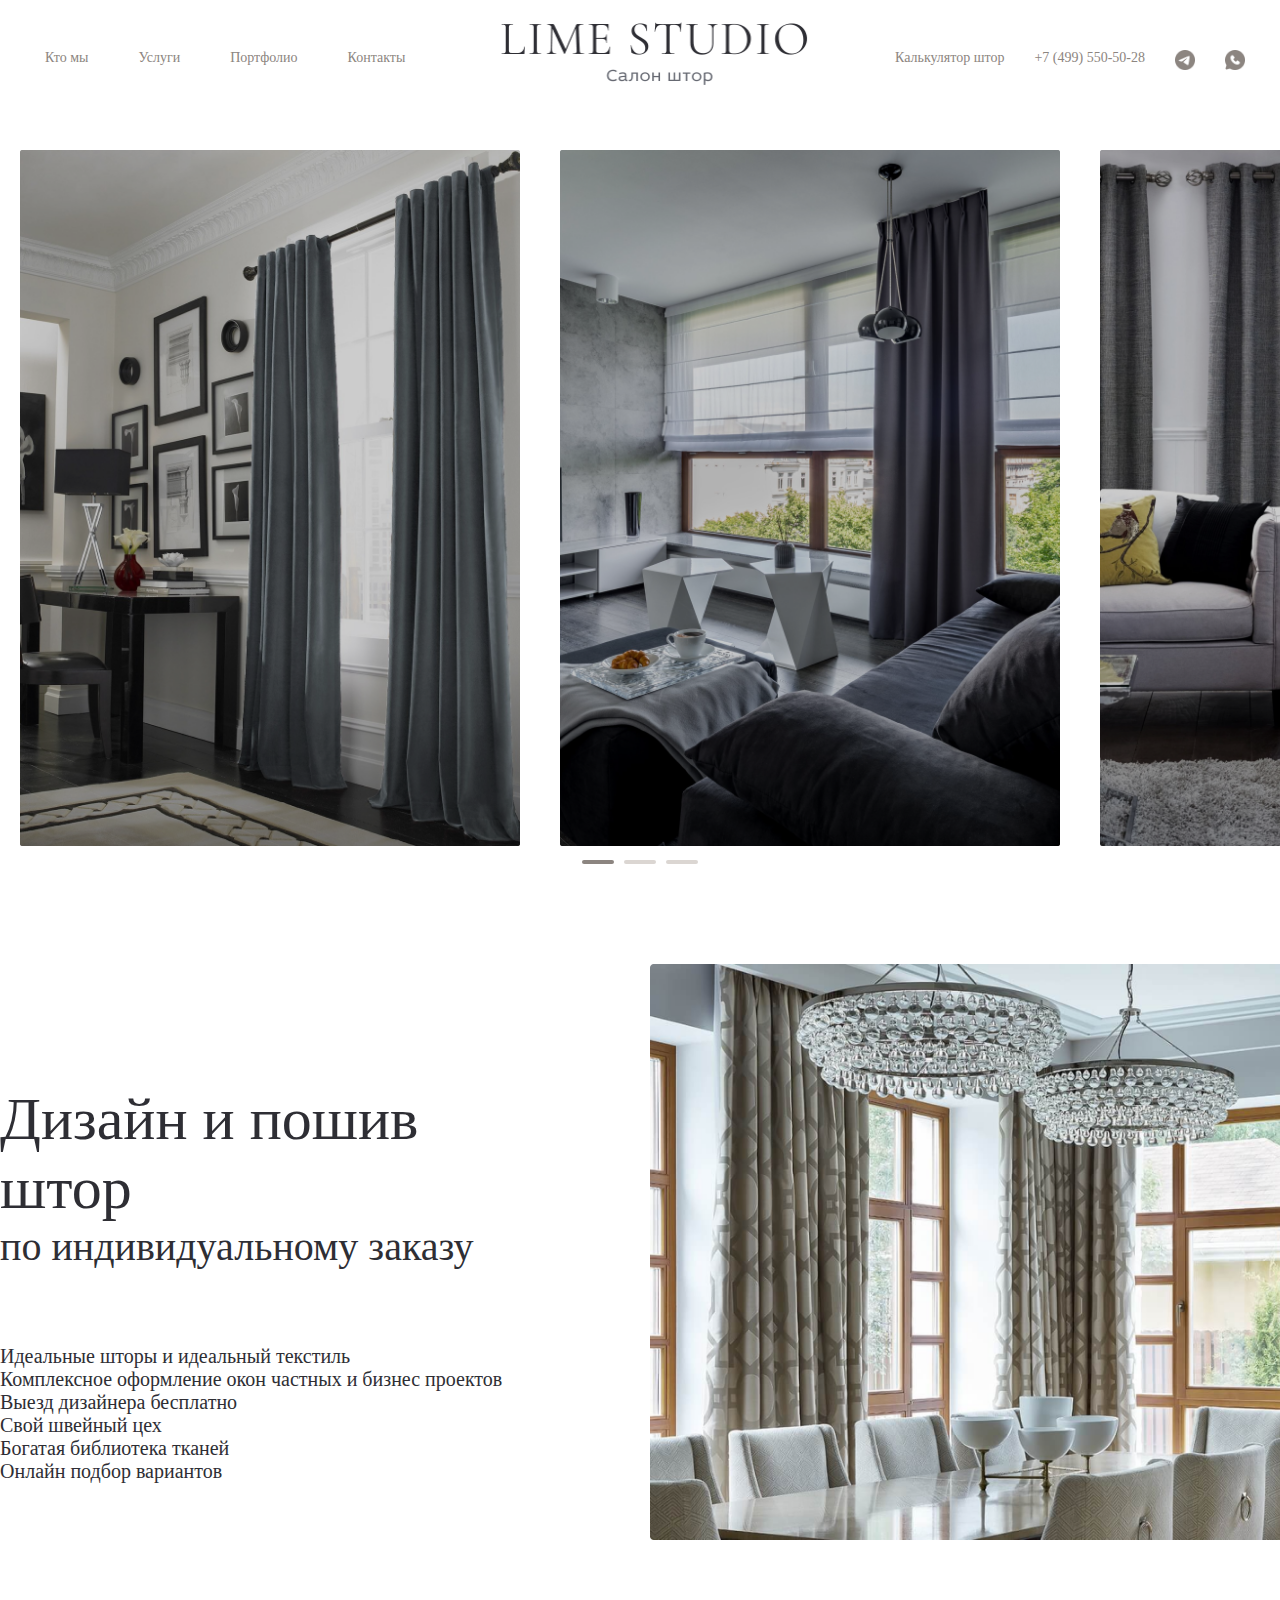
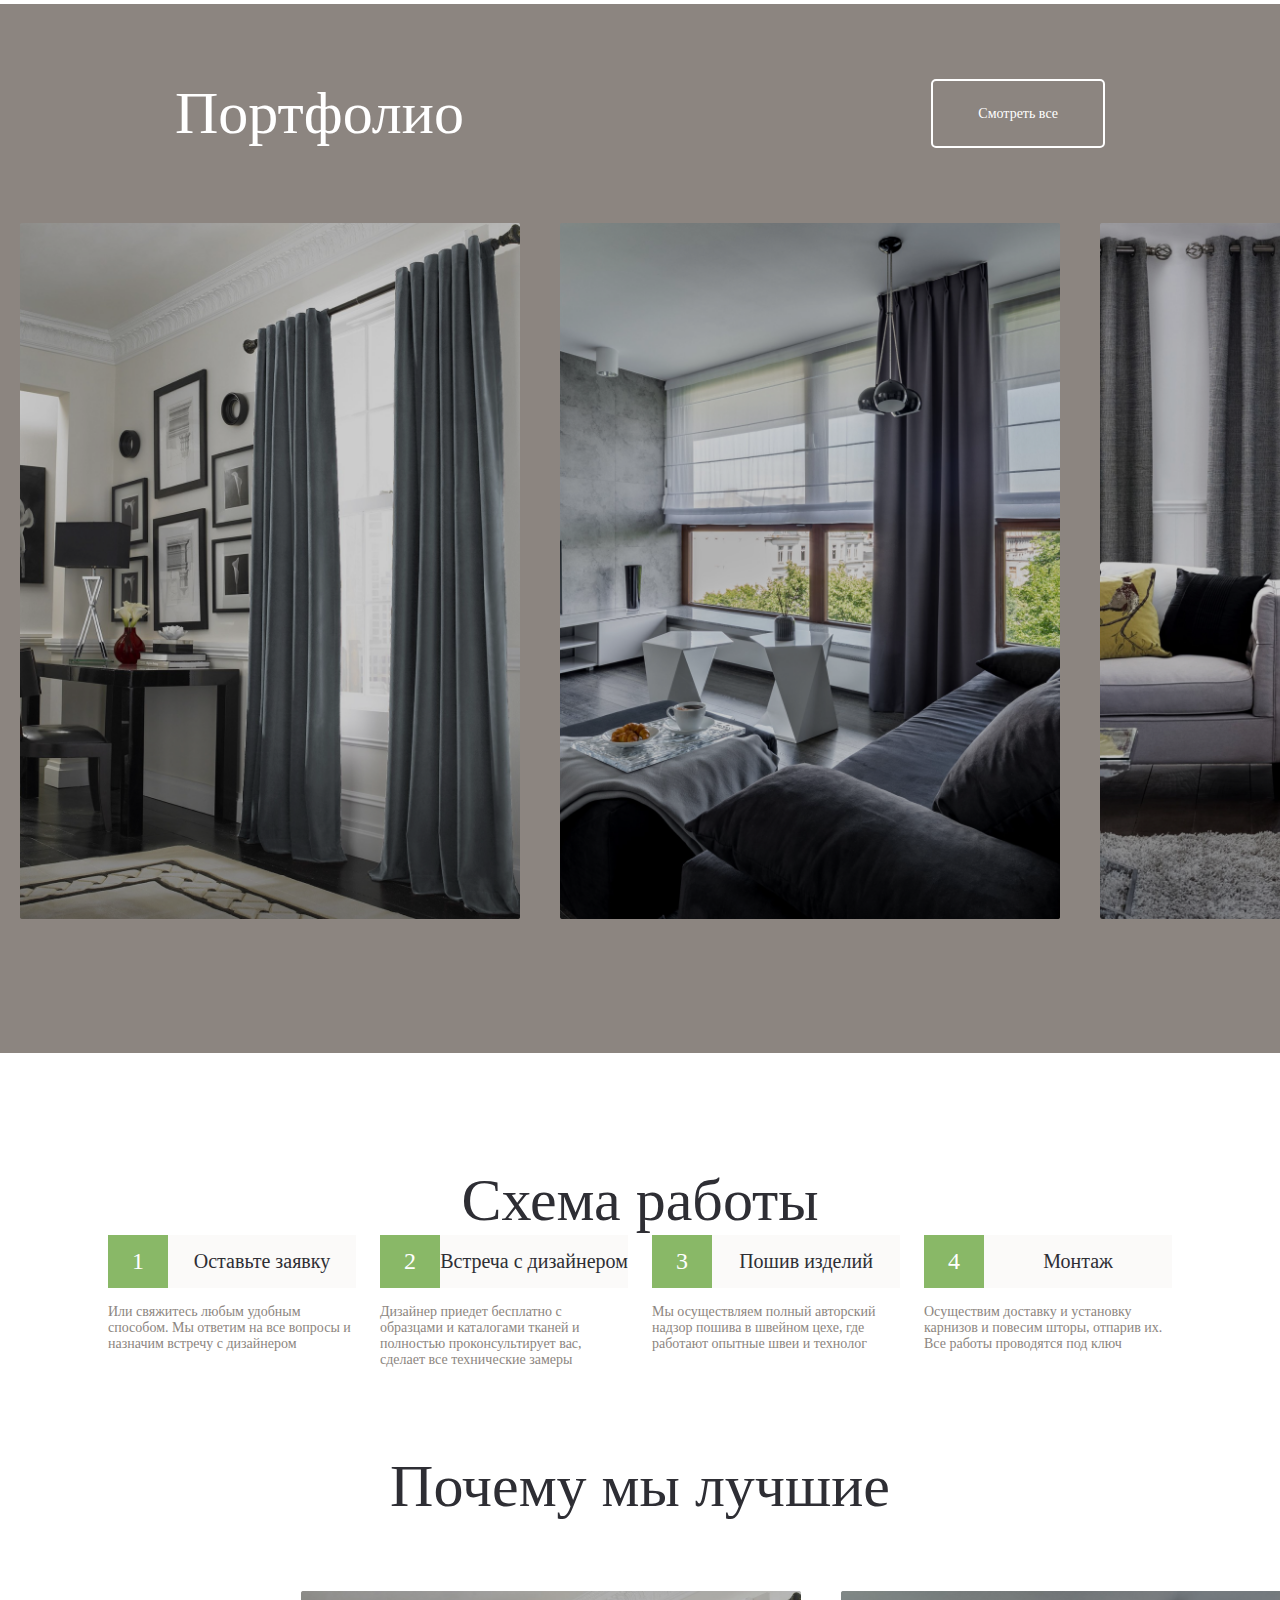
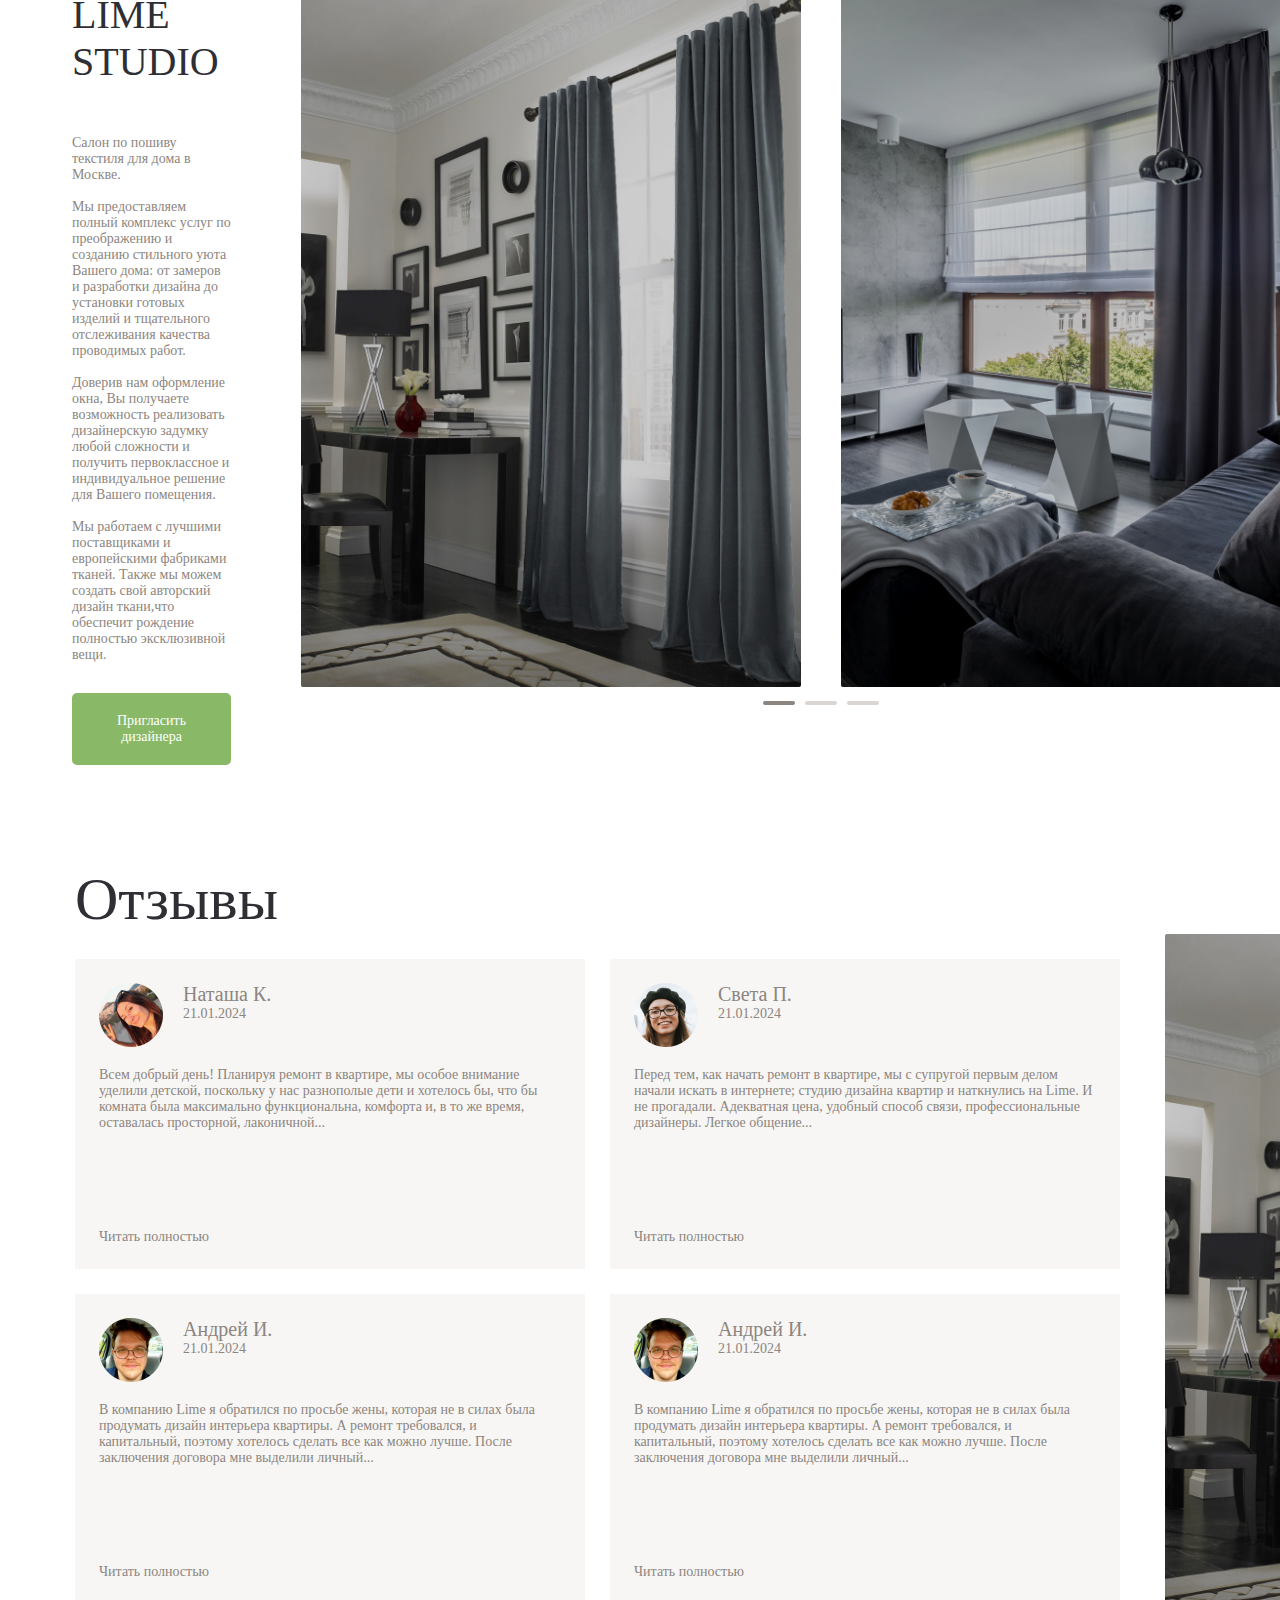
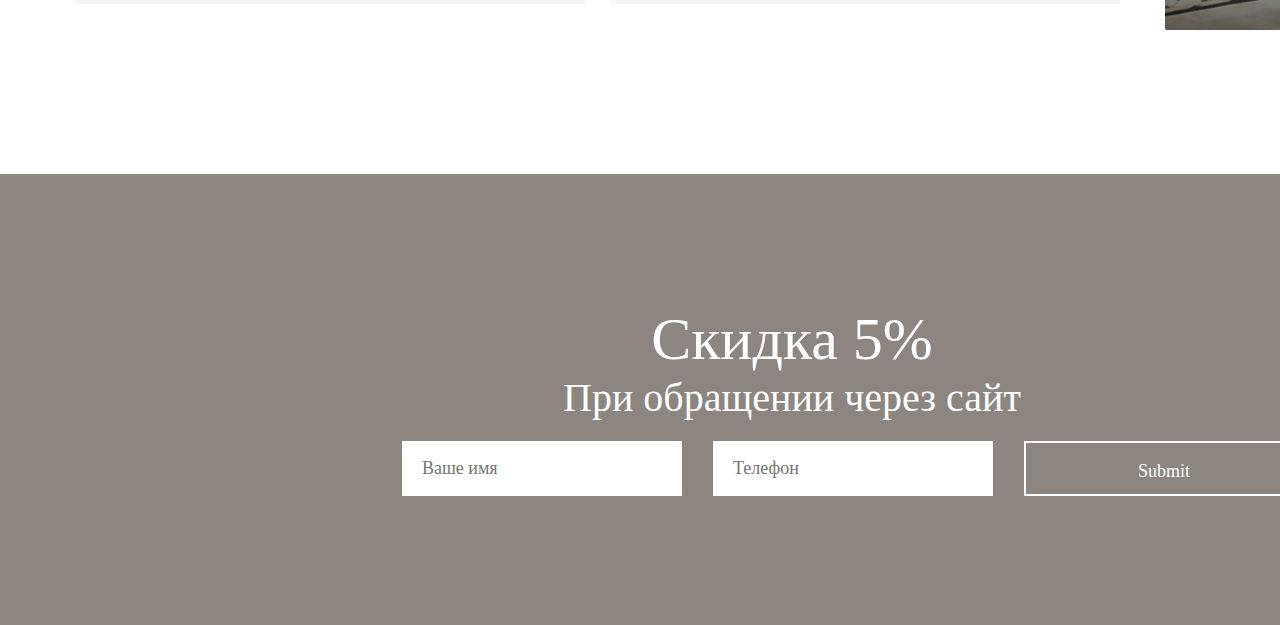
<file: index.html>
<!DOCTYPE html>
<html lang="ru">
<head>
    <meta charset="UTF-8">
    <link rel="stylesheet" type="text/css" href="css/main.css">
    <link rel="stylesheet" type="text/css" href="css/index.css">
    <title>Title</title>
</head>
<body>
<header>
    <div class="header-container row">
        <div class="header-links left">
            <ul class="row">
                <li class="header-link-item"><a href="#">Кто мы</a></li>
                <li class="header-link-item"><a href="#">Услуги</a></li>
                <li class="header-link-item"><a href="#">Портфолио</a></li>
                <li class="header-link-item"><a href="#">Контакты</a></li>
            </ul>
        </div>
        <div class="header-logo center"><img src="img/logo.png" alt="Logo"></div>
        <div class="header-contact right">
            <ul class="row">
                <li class="header-link-item"><a href="#">Калькулятор штор</a></li>
                <li class="header-link-item"><span>+7 (499) 550-50-28</span></li>
                <li class="header-link-item"><a href="#"><img src="img/messenger/telegram.png" alt="telegram"></a></li>
                <li class="header-link-item"><a href="#"><img src="img/messenger/whatsapp.png" alt="whatsapp"></a></li>
            </ul>
        </div>
    </div>
</header>
<main>
    <div class="header-slide-section">
        <div class="slide">
            <ul class="row center max-content">
                <li class="slide-img"><img src="img/slide/img1.png" alt="slide img"></li>
                <li class="slide-img"><img src="img/slide/img2.png" alt="slide img"></li>
                <li class="slide-img"><img src="img/slide/img3.png" alt="slide img"></li>
            </ul>
            <div class="slide-control row center max-content">
                <button class="slide-item active-slide-item"></button>
                <button class="slide-item"></button>
                <button class="slide-item"></button>
            </div>
        </div>
    </div>
    <div class="service-section center max-content">
        <div class="row">
            <div class="service-info center-v">
                <h2 class="title">
                    Дизайн и пошив штор
                </h2>
                <h3 class="sub-title">по индивидуальному заказу</h3>
                <ul class="service-list">
                    <li class="service-item">Идеальные шторы и идеальный текстиль</li>
                    <li class="service-item">Комплексное оформление окон частных и бизнес проектов</li>
                    <li class="service-item">Выезд дизайнера бесплатно</li>
                    <li class="service-item">Свой швейный цех</li>
                    <li class="service-item">Богатая библиотека тканей</li>
                    <li class="service-item">Онлайн подбор вариантов</li>
                </ul>
            </div>
            <div class="service-image">
                <img src="img/service.png" alt="service image">
            </div>
        </div>
    </div>
    <div class="portfolio-section dark">
        <div class="portfolio-text row">
            <h2 class="title left">Портфолио</h2>
            <button class="button right">Смотреть все</button>
        </div>
        <div class="portfolio-slide">
            <ul class="row center max-content">
                <li class="slide-img"><img src="img/slide/img1.png" alt="slide img"></li>
                <li class="slide-img"><img src="img/slide/img2.png" alt="slide img"></li>
                <li class="slide-img"><img src="img/slide/img3.png" alt="slide img"></li>
            </ul>
        </div>
    </div>
    <div class="scheme-work-section center">
        <h2 class="title center max-content">Схема работы</h2>
        <ul class="row">
            <li class="work-item">
                <div class="work-step row">
                    <div class="work-step-number">1</div>
                    <h3 class="work-step-title center center-v">Оставьте заявку</h3>
                </div>
                <div class="work-text">
                    Или свяжитесь любым удобным способом. Мы ответим на все вопросы и назначим встречу с дизайнером
                </div>
            </li>
            <li class="work-item">
                <div class="work-step row">
                    <div class="work-step-number">2</div>
                    <h3 class="work-step-title center center-v">Встреча с дизайнером</h3>
                </div>
                <div class="work-text">
                    Дизайнер приедет бесплатно с образцами и каталогами тканей и полностью проконсультирует вас, сделает все технические замеры
                </div>
            </li>
            <li class="work-item">
                <div class="work-step row">
                    <div class="work-step-number">3</div>
                    <h3 class="work-step-title center center-v">Пошив изделий</h3>
                </div>
                <div class="work-text">
                    Мы осуществляем полный авторский надзор пошива в швейном цехе, где работают опытные швеи и технолог
                </div>
            </li>
            <li class="work-item">
                <div class="work-step row">
                    <div class="work-step-number">4</div>
                    <h3 class="work-step-title center center-v">Монтаж</h3>
                </div>
                <div class="work-text">
                    Осуществим доставку и установку карнизов и повесим шторы, отпарив их. Все работы проводятся под ключ
                </div>
            </li>
        </ul>
    </div>
    <div class="advantages-section">
        <h2 class="title center max-content">Почему мы лучшие</h2>
        <div class="row">
            <div class="advantages-text center-v">
                <h2 class="sub-title">LIME STUDIO</h2>
                <p>Cалон по пошиву текстиля для дома в Москве.<br><br>
                    Мы предоставляем полный комплекс услуг по преображению и созданию стильного уюта Вашего дома: от замеров и разработки дизайна до установки готовых изделий и тщательного отслеживания качества проводимых работ.<br><br>
                    Доверив нам оформление окна, Вы получаете возможность реализовать дизайнерскую задумку любой сложности и получить первоклассное и индивидуальное решение для Вашего помещения.<br><br>
                    Мы работаем с лучшими поставщиками и европейскими фабриками тканей. Также мы можем создать свой авторский дизайн ткани,что обеспечит рождение полностью эксклюзивной<br>
                    вещи.
                </p>
                <button class="green-button">Пригласить дизайнера</button>
            </div>
            <div class="advantages-image">
                <ul class="row center max-content">
                    <li class="slide-img"><img src="img/slide/img1.png" alt="slide img"></li>
                    <li class="slide-img"><img src="img/slide/img2.png" alt="slide img"></li>
                </ul>
                <div class="slide-control row center max-content">
                    <button class="slide-item active-slide-item"></button>
                    <button class="slide-item"></button>
                    <button class="slide-item"></button>
                </div>
            </div>
        </div>
    </div>
    <div class="review-section center">
        <h2 class="title">Отзывы</h2>
        <div class="review-contain row">
            <div class="review-list row">
                <div class="review-column">
                    <div class="review">
                        <div class="review-profile row">
                            <div class="review-profile-img"><img src="img/review/img1.png" alt="profile"></div>
                            <div class="review-profile-data">
                                <div class="review-profile-name">Наташа К.</div>
                                <div class="review-date">21.01.2024</div>
                            </div>
                        </div>
                        <div class="review-text">
                            Всем добрый день! Планируя ремонт в квартире, мы особое внимание уделили детской,
                            поскольку у нас разнополые дети и хотелось бы, что бы комната была максимально функциональна,
                            комфорта и, в то же время, оставалась просторной, лаконичной...
                        </div>
                        <button class="all-review">Читать полностью</button>
                    </div>
                    <div class="review">
                        <div class="review-profile row">
                            <div class="review-profile-img"><img src="img/review/img2.png" alt="profile"></div>
                            <div class="review-profile-data">
                                <div class="review-profile-name">Андрей И.</div>
                                <div class="review-date">21.01.2024</div>
                            </div>
                        </div>
                        <div class="review-text">
                            В компанию Lime я обратился по просьбе жены, которая не в силах была продумать дизайн
                            интерьера квартиры. А ремонт требовался, и капитальный, поэтому хотелось сделать все как
                            можно лучше. После заключения договора мне выделили личный...
                        </div>
                        <button class="all-review">Читать полностью</button>
                    </div>
                </div>
                <div class="review-column">
                    <div class="review">
                        <div class="review-profile row">
                            <div class="review-profile-img"><img src="img/review/img3.png" alt="profile"></div>
                            <div class="review-profile-data">
                                <div class="review-profile-name">Света П.</div>
                                <div class="review-date">21.01.2024</div>
                            </div>
                        </div>
                        <div class="review-text">
                            Перед тем, как начать ремонт в квартире, мы с супругой первым делом начали искать в
                            интернете; студию дизайна квартир и наткнулись на Lime. И не прогадали. Адекватная цена,
                            удобный способ связи, профессиональные дизайнеры. Легкое общение...
                        </div>
                        <button class="all-review">Читать полностью</button>
                    </div>
                    <div class="review">
                        <div class="review-profile row">
                            <div class="review-profile-img"><img src="img/review/img2.png" alt="profile"></div>
                            <div class="review-profile-data">
                                <div class="review-profile-name">Андрей И.</div>
                                <div class="review-date">21.01.2024</div>
                            </div>
                        </div>
                        <div class="review-text">
                            В компанию Lime я обратился по просьбе жены, которая не в силах была продумать дизайн
                            интерьера квартиры. А ремонт требовался, и капитальный, поэтому хотелось сделать все как
                            можно лучше. После заключения договора мне выделили личный...
                        </div>
                        <button class="all-review">Читать полностью</button>
                    </div>
                </div>
                <div class="review-column"></div>
            </div>
            <div class="review-img right">
                <ul class="row center max-content">
                    <li class="slide-img"><img src="img/slide/img1.png" alt="slide img"></li>
                </ul>
                <div class="slide-control row center max-content">
                    <button class="slide-item active-slide-item"></button>
                    <button class="slide-item"></button>
                    <button class="slide-item"></button>
                </div>
            </div>
        </div>
    </div>
    <div class="contact-section center max-content dark">
        <div class="contact-container center center-v">
            <div class="contact-title center max-content">
                <h2 class="title center max-content">Скидка 5%</h2>
                <h3 class="sub-title center max-content">При обращении через сайт</h3>
            </div>
            <div class="contact-form max-content">
                <form class="center row max-content" method="#">
                    <input class="contact-name" type="text" placeholder="Ваше имя">
                    <input class="contact-phone-number" type="tel" placeholder="Телефон">
                    <input class="contact-submit-button button" type="submit">
                </form>
            </div>
        </div>
    </div>
</main>
</body>
</html>
</file>
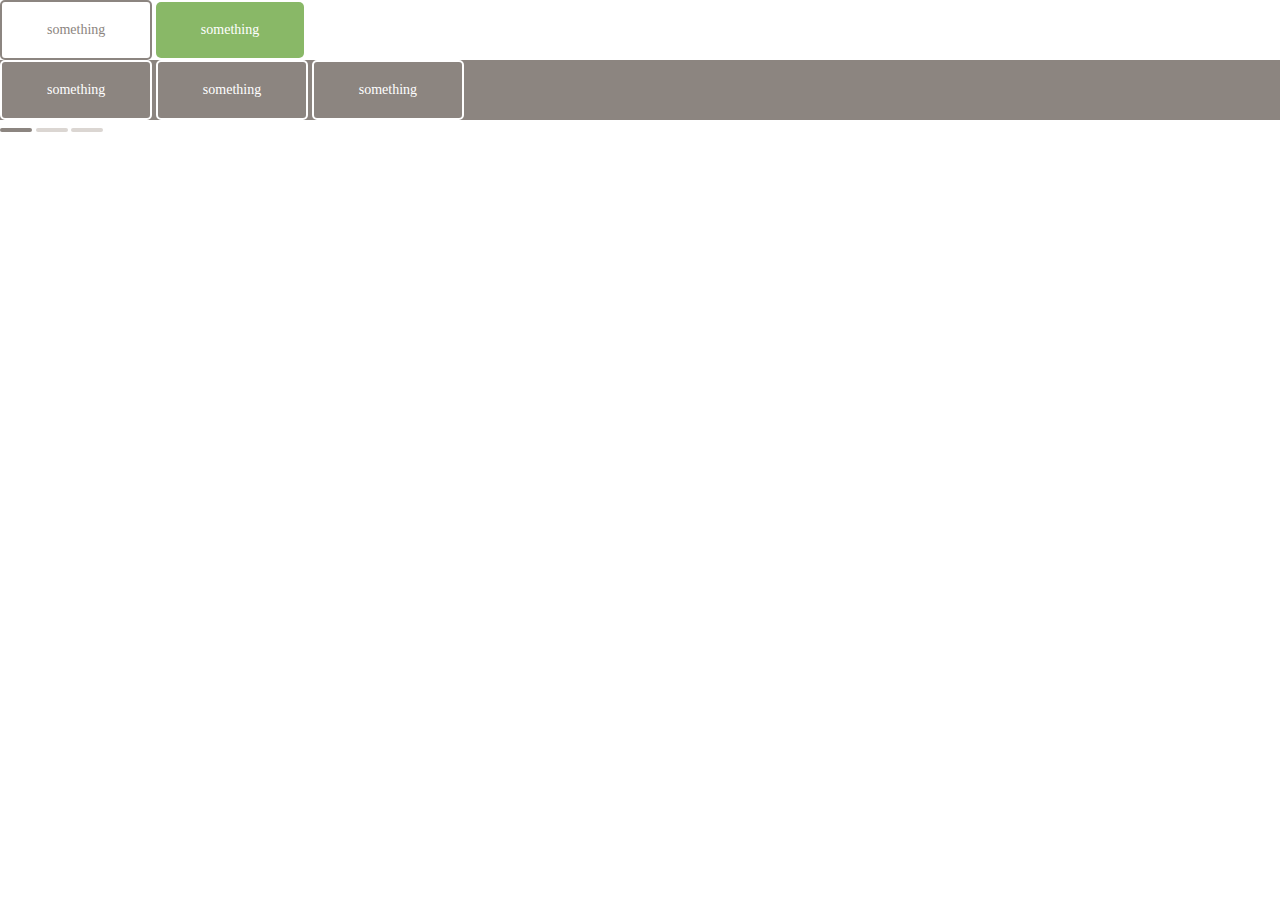
<file: elements.html>
<!DOCTYPE html>
<html lang="ru">
<header>
    <meta charset="UTF-8">
    <meta name="viewport" content="width=device-width, initial-scale=1">
    <link rel="stylesheet" type="text/css" href="css/main.css">
    <title>Lime Studio</title>
</header>
<body>
<button class="button">something</button>
<button class="green-button">something</button>
<div class="dark">
    <button class="button">something</button>
    <button class="button">something</button>
    <button class="button">something</button>
</div>
<button class="slide-item active-slide-item"></button>
<button class="slide-item"></button>
<button class="slide-item"></button>
</body>
</html>
</file>
<file: css/main.css>
*, *::before,*::after {
    box-sizing: border-box;
}

* {
    margin: 0;
    padding: 0;
    border: 0 solid transparent;
    font-family: Montserrat, serif;
    font-size: 14px;
    color: #8C8580;
}

html {
    -webkit-text-size-adjust: 100%;
}

.body {
    min-height: 100vh;
    line-height: 1;
    text-rendering: optimizeSpeed;
}

img,
svg,
video,
canvas,
audio,
iframe,
embed,
object {
    display: block;
    max-width: 100%;
}

input,
button,
textarea,
select {
    font: inherit;
    line-height: inherit;
    color: inherit;
}

table {
    border-collapse: collapse;
    border-spacing: 0;
}

button, [role="button"] {
    cursor: pointer;
    background-color: transparent;
    -webkit-tap-highlight-color: transparent;
    &:focus {
        outline: 0;
    }
}

a {
    cursor: pointer;
    color: inherit;
    text-decoration: inherit;
    -webkit-tap-highlight-color: transparent;
}

h1,
h2,
h3,
h4,
h5,
h6 {
    font-size: inherit;
    font-weight: inherit;
}

ol, ul {
    list-style: none;
}

[type=date],
[type=datetime],
[type=datetime-local],
[type=email],
[type=month],
[type=number],
[type=password],
[type=search],
[type=tel],
[type=text],
[type=time],
[type=url],
[type=week],
textarea,
select {
    -webkit-appearance: none;
    -moz-appearance: none;
    appearance: none;
    width: 100%;
    &:focus {
        outline: 0;
    }
}

::-moz-placeholder {
    opacity: 1;
}

textarea {vertical-align: top;overflow: auto;
}

[type='checkbox'],
[type='radio'] {
    -webkit-appearance: none;
    -moz-appearance: none;
    appearance: none;
    &:focus {
        outline: 0
    }
}

@media (prefers-reduced-motion: reduce) {
    html:focus-within {
        scroll-behavior: auto;
    }

    *,
    *::before,
    *::after {
        animation-duration: 0.01ms !important;
        animation-iteration-count: 1 !important;
        transition-duration: 0.01ms !important;
        scroll-behavior: auto !important;
    }
}

main{
    height: 100%;
    width: 100%;
}

button{
    padding: 20px 45px;
    border-radius: 5px;
}

.button{
    color: #8C8580;
    border: 2px solid #8C8580;
}

.button:hover{
    color: white;
    background-color: #8C8580;
}

.green-button{
    background-color: #89B867;
    color: white;
}

.green-button:hover{
    background-color: #75A652;
}

.dark{
    background-color: #8C8580;
}

.dark .button{
    border-color: white;
    color: white;
}

.dark .button:hover{
    background-color: white;
    color: #8C8580;
}

.slide-item{
    background: #A6998E66;
    width: 32px;
    height: 4px;
    padding: 0;
}

.active-slide-item{
    background: #8C8580;
}

.row{
    display: flex;
}

.left{
    margin-right: auto;
    margin-left: 0;
}

.right{
    margin-right: 0;
    margin-left: auto;
}

.top{
    margin-top: 0;
    margin-bottom: auto;
}

.bottom{
    margin-top: auto;
    margin-bottom: 0;
}

.center{
    margin-left: auto;
    margin-right: auto;
}

.center-v{
    margin-top: auto;
    margin-bottom: auto;
}

.max-content{
    width: max-content;
    height: max-content;
}

.title{
    font-size: 60px;
    color: #2E2E34;
}

.sub-title{
    font-size: 40px;
    color: #2E2E34;
}
</file>
<file: css/index.css>
.header-container{
    width: 100%;
    padding: 10px 20px;
}

.header-link-item{
    margin: 40px 25px;
}

.header-logo{
    width: 310px;
    height: 75px;
}

.header-link-item img{
    width: 20px;
    height: 20px;
}

.header-contact .header-link-item{
    margin: 40px 15px;
}

.slide{
    width: 100%;
    margin: 30px 0;
}

.slide-img{
    width: 500px;
    height: 700px;
    margin: 0 20px;
}

.slide-control{
    margin-top: 10px;
}

.slide-control button{
    margin: 0 5px;
}

.service-section{
    margin-top: 100px;
}

.service-info{
    margin-right: 10%;
}

.service-info .sub-title{
    margin-bottom: 75px;
}

.service-list{
    color: #2E2E34;
    list-style: disc;
}

.service-item{
    color: #2E2E34;
    font-size: 20px;
}

.service-image{
    width: 850px;
    height: 640px;
}

.portfolio-section{
    padding-bottom: 130px;
}

.portfolio-text{
    padding: 75px 175px;
}

.portfolio-text .title{
    color: white;
}

.scheme-work-section{
    margin-top: 113px;
    width: 85%;
}

.scheme-work .title{
    margin-bottom: 50px;
}

.scheme-work-title{
    font-size: 60px;
    color: #181818;
    margin-bottom: 40px;
}

.work-item{
    width: 380px;
    margin: 0 12px;
}

.work-step{
    background-color: #FBFAF9;
}

.work-step-number{
    background-color: #89B867;
    color: white;
    font-size: 24px;
    padding: 13px 24px;
}

.work-step-title{
    color: #2E2E34;
    font-size: 20px;
}

.work-text{
    margin-top: 16px;
}

.advantages-section{
    margin: 84px 72px;
}

.advantages-section .title{
    margin-bottom: 70px;
}

.advantages-text{
    margin-right: 50px;
}

.advantages-text .sub-title{
    margin-bottom: 50px;
}

.advantages-text .green-button{
    margin-top: 30px;
}

.review-section{
    margin-top: 100px;
    padding: 0 75px;
}

.review{
    width: 510px;
    height: 310px;
    margin: 25px 25px 0 0;
    padding: 24px;
    background-color: #F7F6F4;
    position: relative;
}

.review-profile-img{
    width: 64px;
    height: 64px;
    margin: 0 20px 20px 0;
}

.review-profile-name{
    color: #8C8580;
    font-size: 20px;
}

.all-review{
    padding: 0;
    position: absolute;
    bottom: 24px;
}

.contact-section{
    margin-top: 126px;
    width: 1584px;
    height: 451px;
    padding: 90px 0;
}

.contact-container{
    padding: 41px 134px;
    height: 265px;
    width: 1048px;
}

.contact-title .title{
    color: white;
}

.contact-title .sub-title{
    color: white;
}

.contact-form{
    margin-top: 20px;
}

.contact-form input{
    width: 280px;
    height: 55px;
    font-size: 18px;
    padding: 18px 20px;
}

.contact-phone-number{
    margin: 0 31px;
}

.contact-submit-button{
    background-color: #8C8580;
    border-color: white;
}
</file>
